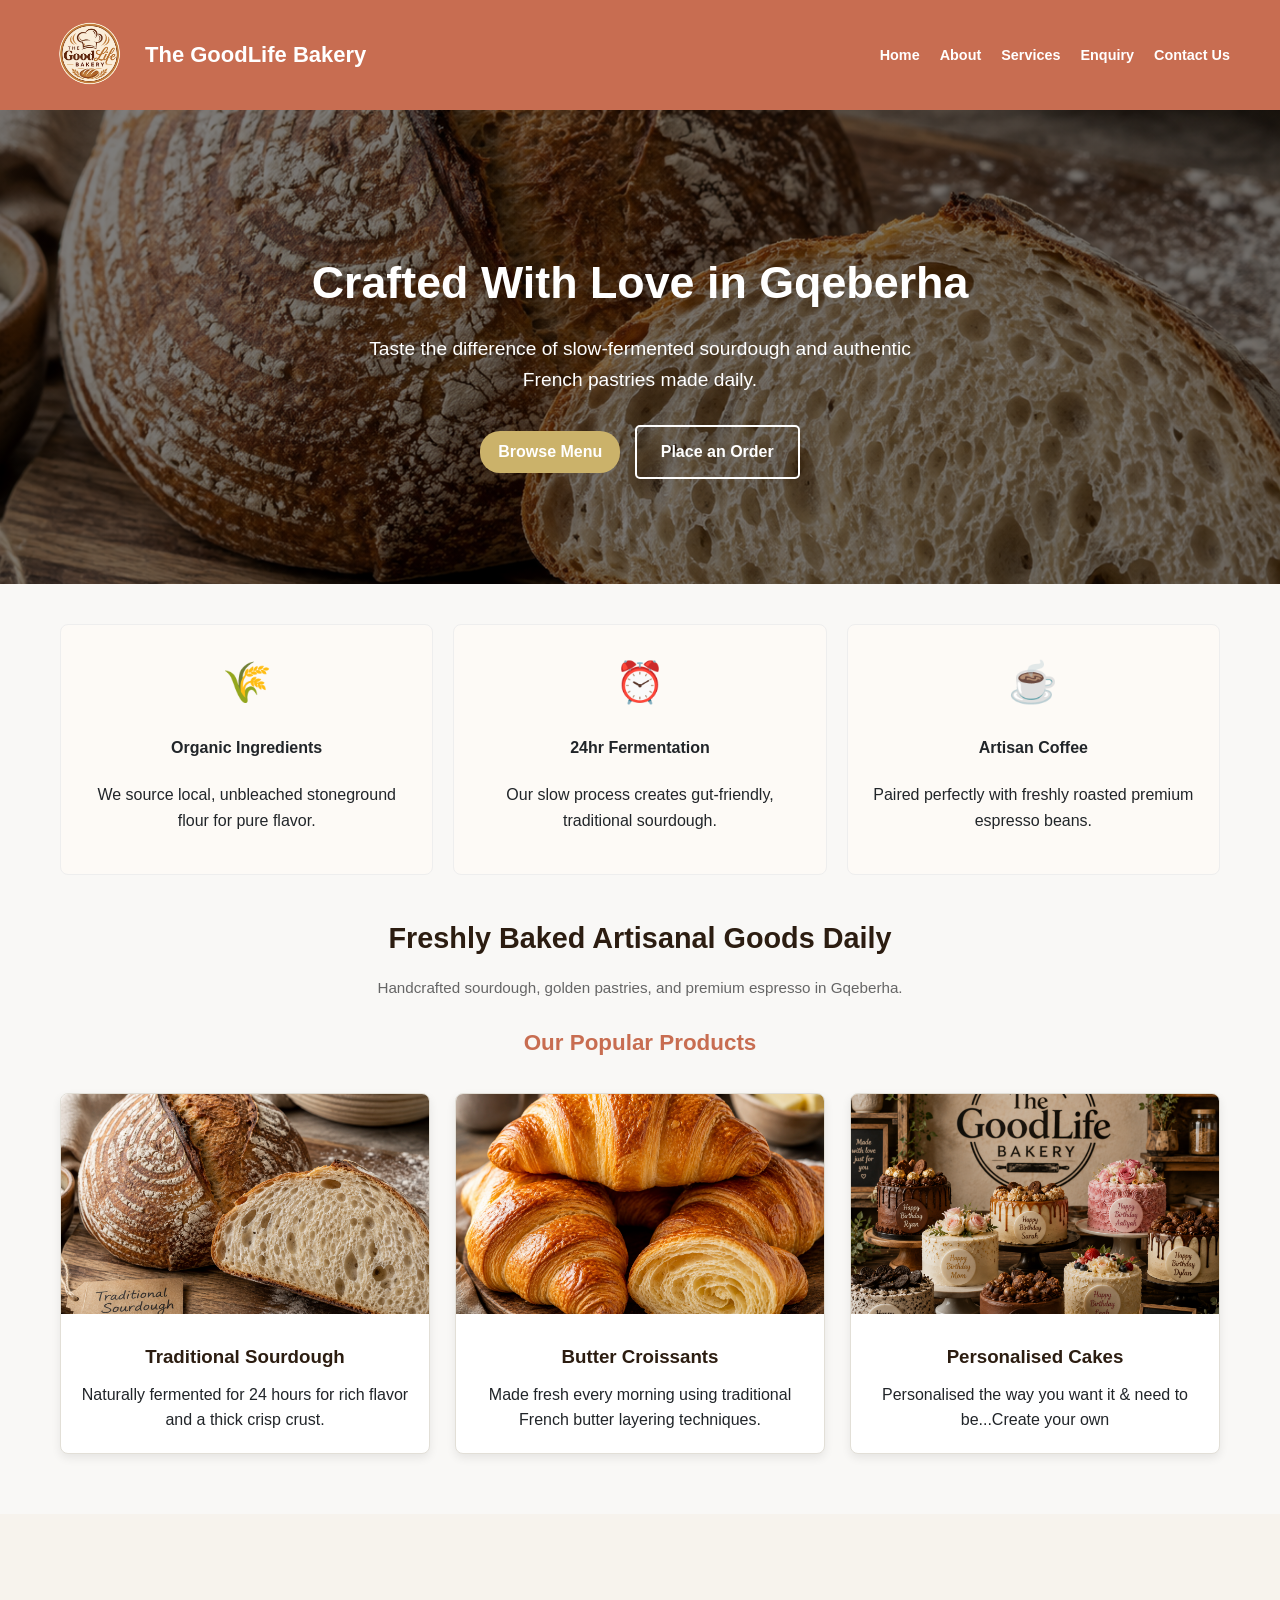
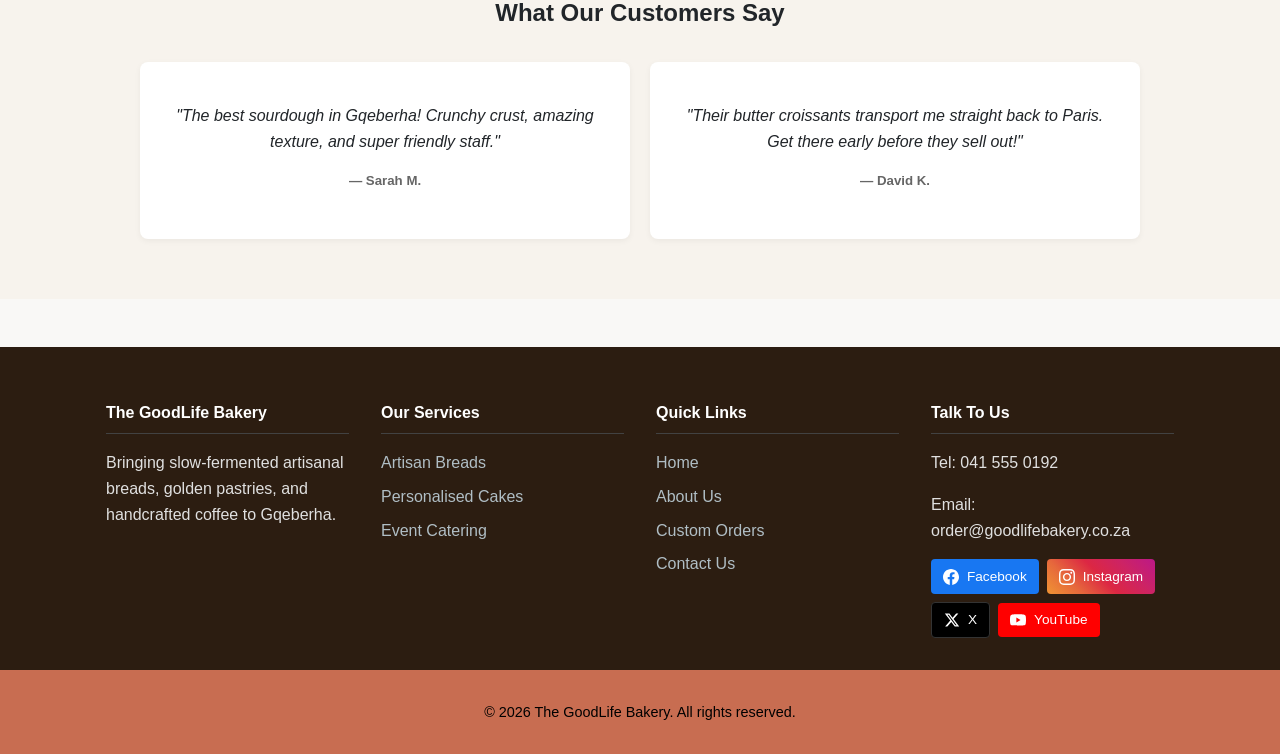
<file: index.html>
<!DOCTYPE html>
<html lang="en">
<head>
    <meta charset="UTF-8">
    <meta name="viewport" content="width=device-width, initial-scale=1.0">
    <link rel="stylesheet" href="./css/style.css">
    <title>The GoodLife Bakery | Home</title>
</head>
<body>
    <header class="site-header">
        <div class="logo">
            <img src="images/logo 1.png" alt="The GoodLife Bakery Logo" class="logo-img">
            <h2>The GoodLife Bakery</h2>
        </div>
        <nav class="navbar">
            <ul>
                <li><a href="./index.html">Home</a></li>
                <li><a href="./pages/about.html">About</a></li>
                <li><a href="./pages/services.html">Services</a></li>
                <li><a href="./pages/enquiry.html">Enquiry</a></li>
                <li><a href="./pages/contactus.html">Contact Us</a></li>
            </ul>
        </nav>
    </header>

    <main>
        <!-- NEW: Hero Banner -->
        <section class="hero-section">
            <div class="hero-content">
                <h1>Crafted With Love in Gqeberha</h1>
                <p>Taste the difference of slow-fermented sourdough and authentic French pastries made daily.</p>
                <div class="hero-buttons">
                    <a href="./pages/services.html" class="btn btn-primary">Browse Menu</a>
                    <a href="./pages/enquiry.html" class="btn btn-secondary">Place an Order</a>
                </div>
            </div>
        </section>

        <!-- NEW: Value Highlights Bar -->
        <section class="features-section">
            <div class="feature-item">
                <span class="feature-icon">🌾</span>
                <h4>Organic Ingredients</h4>
                <p>We source local, unbleached stoneground flour for pure flavor.</p>
            </div>
            <div class="feature-item">
                <span class="feature-icon">⏰</span>
                <h4>24hr Fermentation</h4>
                <p>Our slow process creates gut-friendly, traditional sourdough.</p>
            </div>
            <div class="feature-item">
                <span class="feature-icon">☕</span>
                <h4>Artisan Coffee</h4>
                <p>Paired perfectly with freshly roasted premium espresso beans.</p>
            </div>
        </section>

        <!-- Expanded Featured Products Grid -->
        <section class="featured-products-section">
            <div class="featured-header">
                <h2>Freshly Baked Artisanal Goods Daily</h2>
                <p>Handcrafted sourdough, golden pastries, and premium espresso in Gqeberha.</p>
                <h3>Our Popular Products</h3>
            </div>

            <div class="product-section">
                <div class="product-card">
                    <img src="images/Traditional Sourdough.png" alt="Traditional Sourdough">
                    <div class="product-info">
                        <h3>Traditional Sourdough</h3>
                        <p>Naturally fermented for 24 hours for rich flavor and a thick crisp crust.</p>
                    </div>
                </div>

                <div class="product-card">
                    <img src="images/Butter Croissants.png" alt="Butter Croissants">
                    <div class="product-info">
                        <h3>Butter Croissants</h3>
                        <p>Made fresh every morning using traditional French butter layering techniques.</p>
                    </div>
                </div>
                
                <div class="product-card">
                    <img src="images/Personalised Cakes.png" alt="Personalised Cakes">
                    <dic class="product-info">
                        <h3>Personalised Cakes</h3>
                        <p>Personalised the way you want it & need to be...Create your own</p>
                    </dic>
                </div>


               
            </div>
        </section>

        <!-- NEW: Testimonials Section -->
        <section class="testimonials-section">
            <h2>What Our Customers Say</h2>
            <div class="testimonials-grid">
                <div class="testimonial-card">
                    <p>"The best sourdough in Gqeberha! Crunchy crust, amazing texture, and super friendly staff."</p>
                    <h5>— Sarah M.</h5>
                </div>
                <div class="testimonial-card">
                    <p>"Their butter croissants transport me straight back to Paris. Get there early before they sell out!"</p>
                    <h5>— David K.</h5>
                </div>
            </div>
        </section>
    </main>

    <!-- FOOTER: 4 COLUMNS REQUIRED BY ICE TASK 4 -->
    <footer class="site-footer">
        <div class="footer-container">
            <div class="footer-col">
                <h4>The GoodLife Bakery</h4>
                <p>Bringing slow-fermented artisanal breads, golden pastries, and handcrafted coffee to Gqeberha.</p>
            </div>

            <div class="footer-col">
                <h4>Our Services</h4>
                <ul>
                    <li><a href="./pages/services.html">Artisan Breads</a></li>
                    <li><a href="./pages/services.html">Personalised Cakes</a></li>
                    <li><a href="./pages/enquiry.html">Event Catering</a></li>
                </ul>
            </div>

            <div class="footer-col">
                <h4>Quick Links</h4>
                <ul>
                    <li><a href="./index.html">Home</a></li>
                    <li><a href="./pages/about.html">About Us</a></li>
                    <li><a href="./pages/enquiry.html">Custom Orders</a></li>
                    <li><a href="./pages/contactus.html">Contact Us</a></li>
                </ul>
            </div>

            <div class="footer-col">
                <h4>Talk To Us</h4>
                <p>Tel: 041 555 0192</p>
                <p>Email: order@goodlifebakery.co.za</p>
                <div class="social-links">
                    <a href="https://facebook.com" target="_blank">Facebook</a>
                    <a href="https://instagram.com" target="_blank">Instagram</a>
                    <a href="https://x.com" target="_blank">X</a>
                    <a href="https://youtube.com" target="_blank">YouTube</a>
                </div>
            </div>
        </div>
        <div class="footer-bottom">
            <p>&copy; 2026 The GoodLife Bakery. All rights reserved.</p>
        </div>
    </footer>
</body>
</html>
</file>
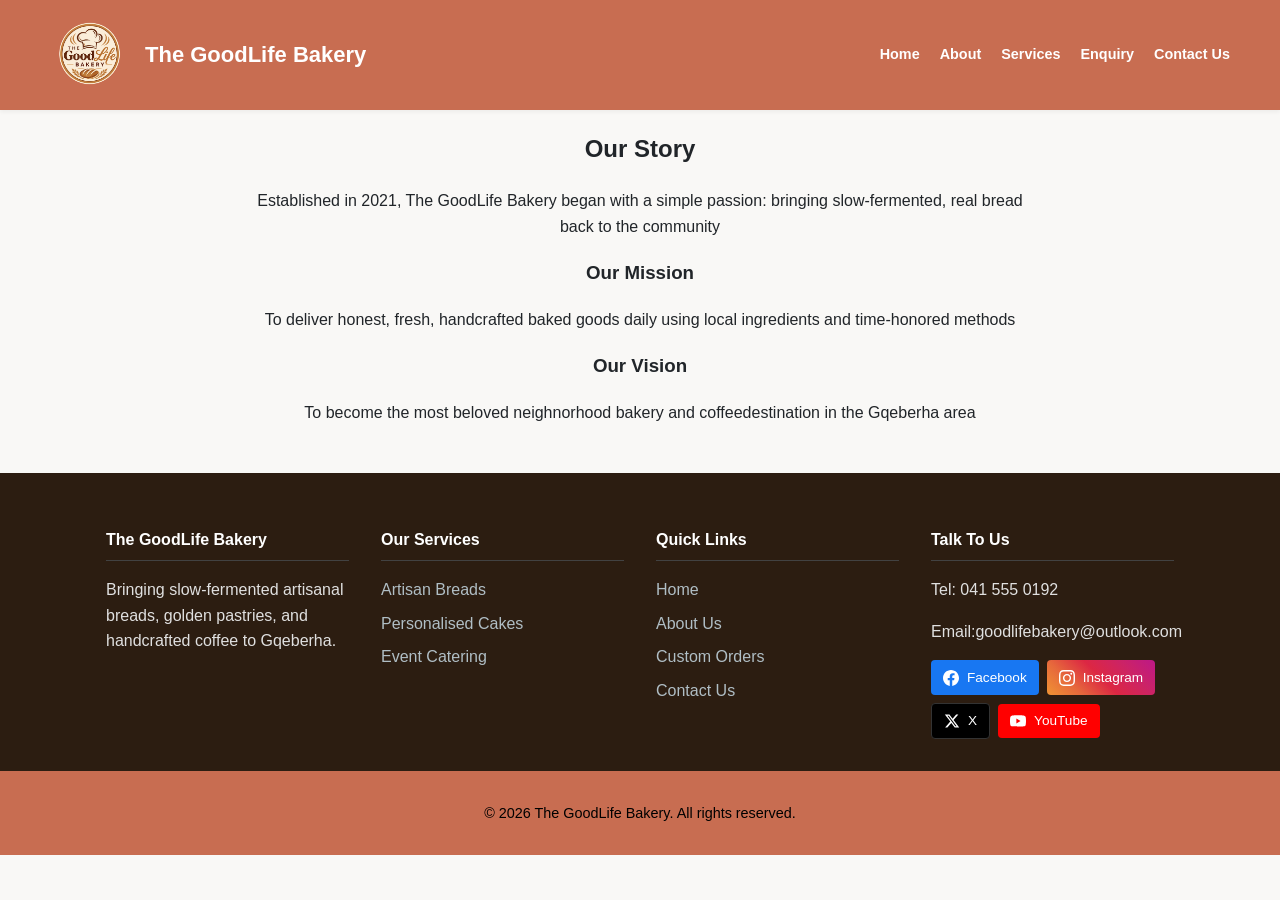
<file: pages/about.html>
<!DOCTYPE html>
<html lang="en">
<head>
    <meta charset="UTF-8">
    <meta name="viewport" content="width=device-width, initial-scale=1.0">
    <link rel="stylesheet" href="../css/style.css">
    <title>About</title>
</head>
<body>
  <header class="site-header">

    <div class="logo">
        <img src="../images/logo 1.png"
             alt="The GoodLife Bakery Logo"
             class="logo-img">

        <h2>The GoodLife Bakery</h2>
    </div>
        <nav class="navbar">
            <ul>
                <a href="../index.html">Home</a>
                <a href="./about.html">About</a>
                <a href="./services.html" >Services</a>
                <a href="./enquiry.html">Enquiry</a>
                <a href="./contactus.html">Contact Us</a>
            </ul>
            </nav>
        </div>
</header>


  <main>
    <section class="about-container">
        <h2>Our Story</h2>
        <p>Established in 2021, The GoodLife Bakery began with a simple passion: bringing slow-fermented, real bread back to the community</p>
        <h3>Our Mission</h3>
        <p>To deliver honest, fresh, handcrafted baked goods daily using local ingredients and time-honored methods</p>
        <h3>Our Vision</h3>
        <p>To become the most beloved neighnorhood bakery and coffeedestination in the Gqeberha area</p>
    </section>


    <footer class="site-footer">
        <div class="footer-container">
            <div class="footer-col">
                <h4>The GoodLife Bakery</h4>
                <p>Bringing slow-fermented artisanal breads, golden pastries, and handcrafted coffee to Gqeberha.</p>
            </div>

            <div class="footer-col">
                <h4>Our Services</h4>
                <ul>
                    <li><a href="services.html">Artisan Breads</a></li>
                    <li><a href="services.html">Personalised Cakes</a></li>
                    <li><a href="enquiry.html">Event Catering</a></li>
                </ul>
            </div>

            <div class="footer-col">
                <h4>Quick Links</h4>
                <ul>
                    <li><a href="../index.html">Home</a></li>
                    <li><a href="./about.html">About Us</a></li>
                    <li><a href="./enquiry.html">Custom Orders</a></li>
                    <li><a href="./contactus.html">Contact Us</a></li>
                </ul>
            </div>

            <div class="footer-col">
                <h4>Talk To Us</h4>
                <p>Tel: 041 555 0192</p>
                <p>Email:goodlifebakery@outlook.com</p>
                <div class="social-links">
                    <a href="https://facebook.com" target="_blank">Facebook</a>
                    <a href="https://instagram.com" target="_blank">Instagram</a>
                    <a href="https://x.com" target="_blank">X</a>
                    <a href="https://youtube.com" target="_blank">YouTube</a>
                </div>
            </div>
        </div>
        <div class="footer-bottom">
            <p>&copy; 2026 The GoodLife Bakery. All rights reserved.</p>
        </div>
    </footer>
</body>
</html>
</file>
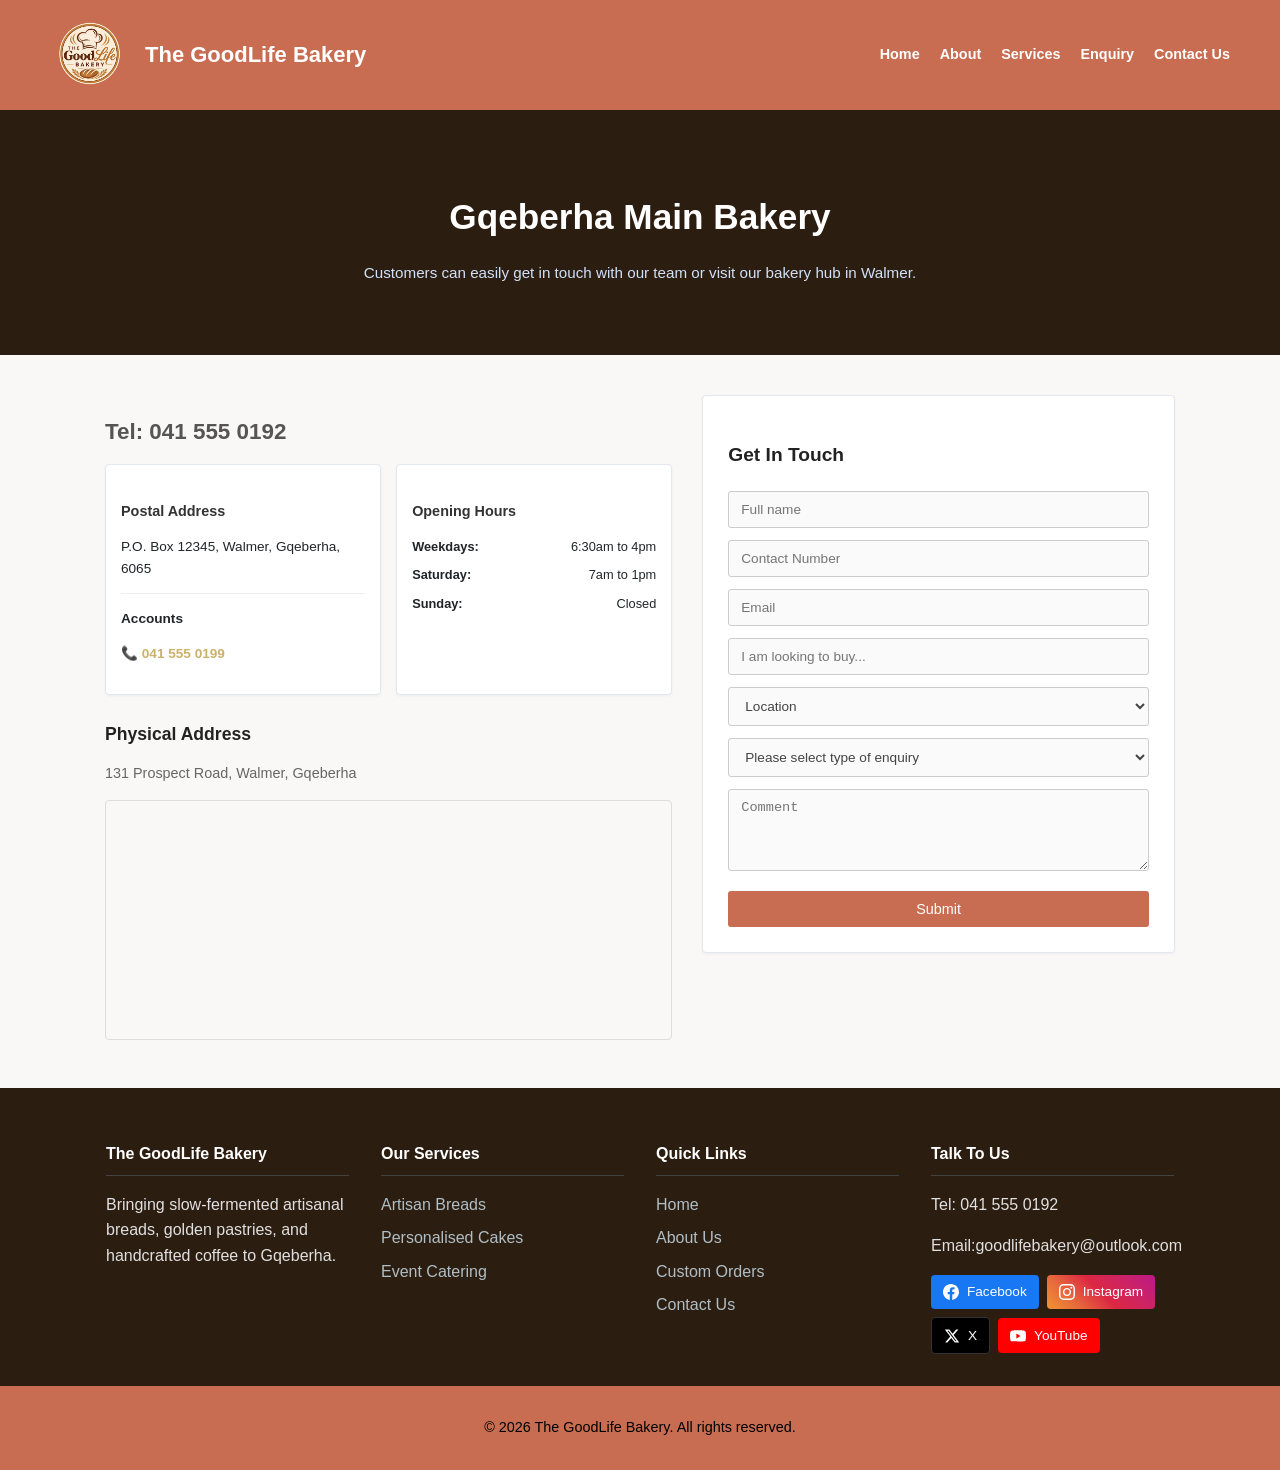
<file: pages/contactus.html>
<!DOCTYPE html>
<html lang="en">
<head>
    <meta charset="UTF-8">
    <meta name="viewport" content="width=device-width, initial-scale=1.0">
    <title>Contact Us</title>
     <link rel="stylesheet" href="../css/style.css">
</head>
<body>
  <header class="site-header">

    <div class="logo">
        <img src="../images/logo 1.png"
             alt="The GoodLife Bakery Logo"
             class="logo-img">

        <h2>The GoodLife Bakery</h2>
    </div>
        <nav class="navbar">
            <ul>
                <a href="../index.html">Home</a>
                <a href="./about.html">About</a>
                <a href="./services.html" >Services</a>
                <a href="./enquiry.html">Enquiry</a>
                <a href="./contactus.html">Contact Us</a>
            </ul>
            </nav>
        </div>
</header>

<!-- BLUE HERO SECTION -->
    <section class="hero-banner">
        <h1>Gqeberha Main Bakery</h1>
        <p>Customers can easily get in touch with our team or visit our bakery hub in Walmer.</p>
    </section>
 <!-- MAIN 2-COLUMN SECTION -->
    <main class="main-content">
        <div class="container-grid">

            <!-- LEFT COLUMN: Contact Details & Map -->
            <div class="col-left">
                <h2 class="tel-heading">Tel: 041 555 0192</h2>

                <div class="info-cards-row">
                    <!-- Postal Address Card -->
                    <div class="info-card">
                        <h4>Postal Address</h4>
                        <p>P.O. Box 12345, Walmer, Gqeberha, 6065</p>
                        <hr>
                        <p><strong>Accounts</strong></p>
                        <p class="phone-link">📞 041 555 0199</p>
                    </div>

                    <!-- Opening Hours Card -->
                    <div class="info-card">
                        <h4>Opening Hours</h4>
                        <table class="hours-table">
                            <tr>
                                <td><strong>Weekdays:</strong></td>
                                <td align="right">6:30am to 4pm</td>
                            </tr>
                            <tr>
                                <td><strong>Saturday:</strong></td>
                                <td align="right">7am to 1pm</td>
                            </tr>
                            <tr>
                                <td><strong>Sunday:</strong></td>
                                <td align="right">Closed</td>
                            </tr>
                        </table>
                    </div>
                </div>

                <!-- Physical Address & Map -->
                <div class="address-section">
                    <h3>Physical Address</h3>
                    <p class="address-text">131 Prospect Road, Walmer, Gqeberha</p>

                    <div class="map-box">
                        <iframe 
                            src="https://www.google.com/maps/embed?pb=!1m18!1m12!1m3!1d3309.123456789!2d25.5800!3d-33.9700!2m3!1f0!2f0!3f0!3m2!1i1024!2i768!4f13.1!3m3!1m2!1s0x0%3A0x0!2zMzPCsDU4JzEyLjAiUyAyNcKwMzQnNDguMCJF!5e0!3m2!1sen!2sza!4v1234567890" 
                            width="100%" 
                            height="230" 
                            style="border:0;" 
                            allowfullscreen="" 
                            loading="lazy">
                        </iframe>
                    </div>
                </div>
            </div>
<!-- RIGHT COLUMN: Form Card -->
            <div class="col-right">
                <div class="form-card">
                    <h3>Get In Touch</h3>
                    <form action="#" method="post">
                        <div class="form-group">
                            <input type="text" name="fullname" placeholder="Full name" required>
                        </div>

                        <div class="form-group">
                            <input type="tel" name="contact" placeholder="Contact Number" required>
                        </div>

                        <div class="form-group">
                            <input type="email" name="email" placeholder="Email" required>
                        </div>

                        <div class="form-group">
                            <input type="text" name="interest" placeholder="I am looking to buy..." required>
                        </div>

                        <div class="form-group">
                            <select name="location" required>
                                <option value="" disabled selected>Location</option>
                                <option value="walmer">Walmer Branch</option>
                                <option value="summerstrand">Summerstrand Express</option>
                            </select>
                        </div>

                        <div class="form-group">
                            <select name="enquiry_type" required>
                                <option value="" disabled selected>Please select type of enquiry</option>
                                <option value="bakery">Artisan Breads & Pastries</option>
                                <option value="cakes">Custom Cake Ordering</option>
                                <option value="catering">Event Catering</option>
                            </select>
                        </div>

                        <div class="form-group">
                            <textarea name="comment" rows="4" placeholder="Comment" required></textarea>
                        </div>

                        <button type="submit" class="btn-submit-form">Submit</button>
                    </form>
                </div>
            </div>

        </div>
    </main>

    </main>
   <!-- FOOTER: 4 COLUMNS REQUIRED BY ICE TASK 4 -->
    <footer class="site-footer">
        <div class="footer-container">
            <div class="footer-col">
                <h4>The GoodLife Bakery</h4>
                <p>Bringing slow-fermented artisanal breads, golden pastries, and handcrafted coffee to Gqeberha.</p>
            </div>

            <div class="footer-col">
                <h4>Our Services</h4>
                <ul>
                    <li><a href="services.html">Artisan Breads</a></li>
                    <li><a href="services.html">Personalised Cakes</a></li>
                    <li><a href="enquiry.html">Event Catering</a></li>
                </ul>
            </div>

            <div class="footer-col">
                <h4>Quick Links</h4>
                <ul>
                    <li><a href="../index.html">Home</a></li>
                    <li><a href="./about.html">About Us</a></li>
                    <li><a href="./enquiry.html">Custom Orders</a></li>
                    <li><a href="./contactus.html">Contact Us</a></li>
                </ul>
            </div>

            <div class="footer-col">
                <h4>Talk To Us</h4>
                <p>Tel: 041 555 0192</p>
                <p>Email:goodlifebakery@outlook.com</p>
                <div class="social-links">
                    <a href="https://facebook.com" target="_blank">Facebook</a>
                    <a href="https://instagram.com" target="_blank">Instagram</a>
                    <a href="https://x.com" target="_blank">X</a>
                    <a href="https://youtube.com" target="_blank">YouTube</a>
                </div>
            </div>
        </div>
        <div class="footer-bottom">
            <p>&copy; 2026 The GoodLife Bakery. All rights reserved.</p>
        </div>
    </footer>
</body>
</html>
</file>
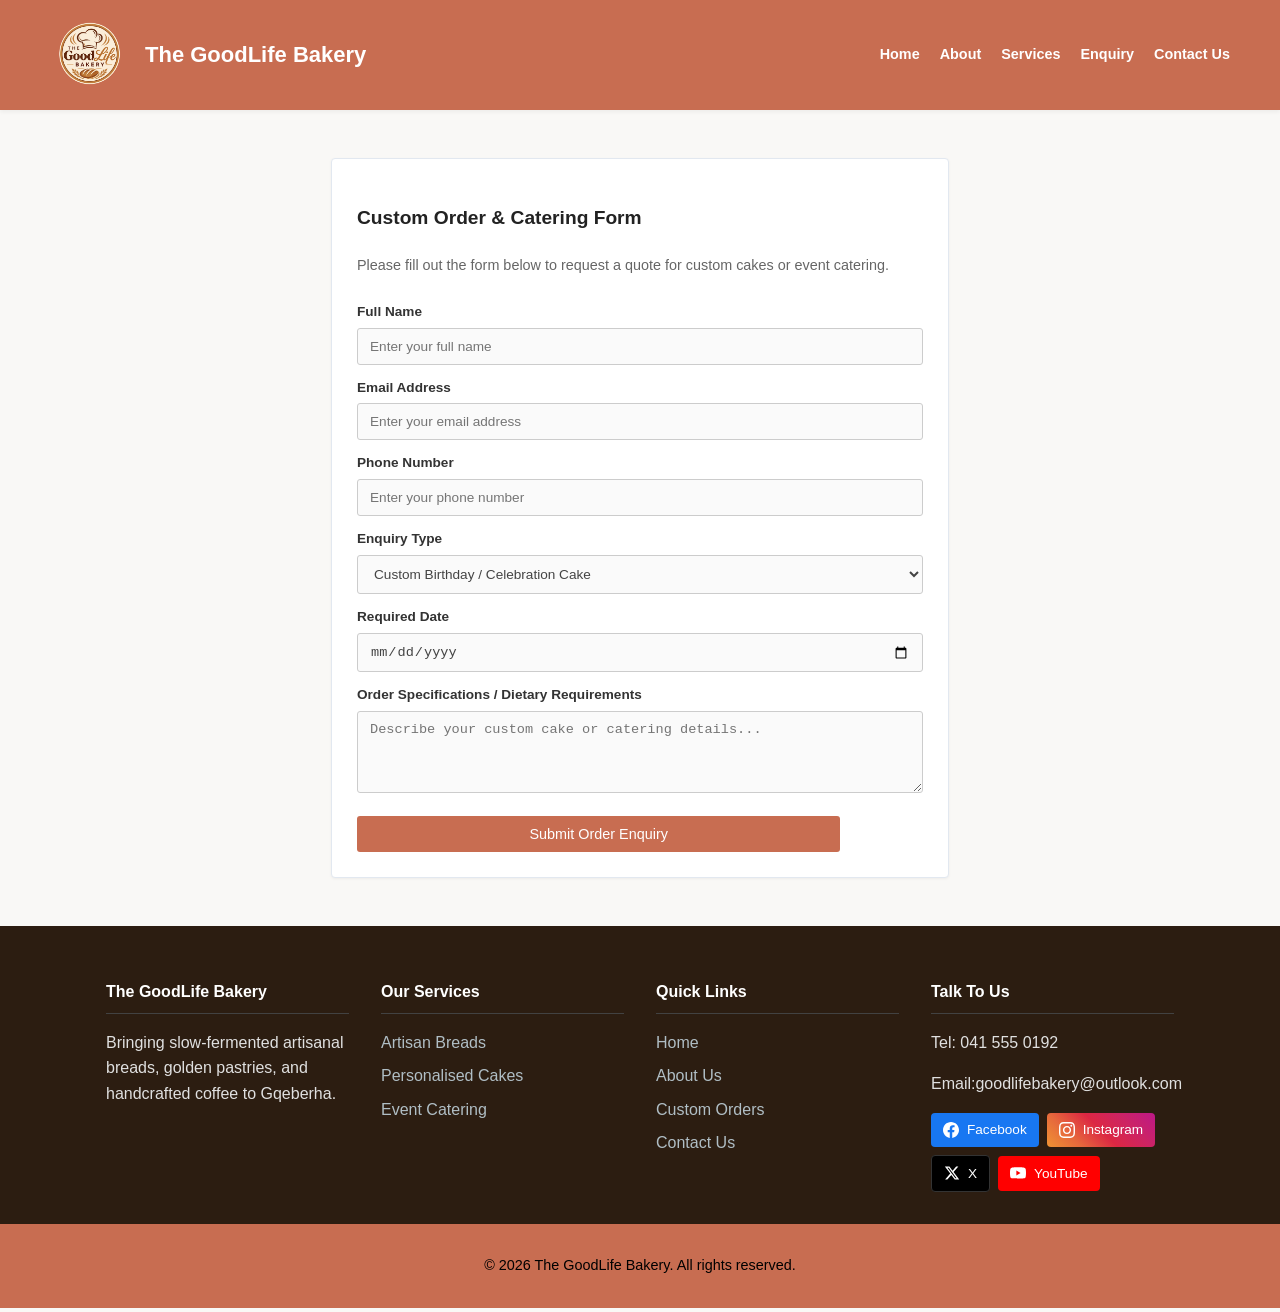
<file: pages/enquiry.html>
<!DOCTYPE html>
<html lang="en">
<head>
    <meta charset="UTF-8">
    <meta name="viewport" content="width=device-width, initial-scale=1.0">
    <link rel="stylesheet" href="../css/style.css">
    <title>Enquire</title>
</head>
<body>
  <header class="site-header">

     <div class="logo">
        <img src="../images/logo 1.png"
             alt="The GoodLife Bakery Logo"
             class="logo-img">

        <h2>The GoodLife Bakery</h2>
    </div>
        <nav class="navbar">
            <ul>
                <a href="../index.html">Home</a>
                <a href="./about.html">About</a>
                <a href="./services.html" >Services</a>
                <a href="./enquiry.html">Enquiry</a>
                <a href="./contactus.html">Contact Us</a>
            </ul>
            </nav>
        </div>
</header>


  <main>

        <section class="form-container">
  <div class="form-card">
    <h3>Custom Order & Catering Form</h3>
    <p class="form-intro">Please fill out the form below to request a quote for custom cakes or event catering.</p>
    
    <form>
      <div class="form-group">
        <label for="name">Full Name</label>
        <input type="text" id="name" placeholder="Enter your full name" required>
      </div>

      <div class="form-group">
        <label for="email">Email Address</label>
        <input type="email" id="email" placeholder="Enter your email address" required>
      </div>

      <div class="form-group">
        <label for="phone">Phone Number</label>
        <input type="tel" id="phone" placeholder="Enter your phone number">
      </div>

      <div class="form-group">
        <label for="enquiry">Enquiry Type</label>
        <select id="enquiry">
          <option>Custom Birthday / Celebration Cake</option>
          <option>Wedding Cake</option>
          <option>Event Catering</option>
          <option>Corporate Order</option>
        </select>
      </div>

      <div class="form-group">
        <label for="date">Required Date</label>
        <input type="date" id="date">
      </div>

      <div class="form-group">
        <label for="details">Order Specifications / Dietary Requirements</label>
        <textarea id="details" rows="4" placeholder="Describe your custom cake or catering details..."></textarea>
      </div>

      <div class="button-group">
        <button type="submit" class="btn-submit-form">Submit Order Enquiry</button>
        <button type="reset" class="btn-secondary">Clear Form</button>
      </div>
    </form>
  </div>
</section>
  </main>

    <footer class="site-footer">
        <div class="footer-container">
            <div class="footer-col">
                <h4>The GoodLife Bakery</h4>
                <p>Bringing slow-fermented artisanal breads, golden pastries, and handcrafted coffee to Gqeberha.</p>
            </div>

            <div class="footer-col">
                <h4>Our Services</h4>
                <ul>
                    <li><a href="services.html">Artisan Breads</a></li>
                    <li><a href="services.html">Personalised Cakes</a></li>
                    <li><a href="enquiry.html">Event Catering</a></li>
                </ul>
            </div>

            <div class="footer-col">
                <h4>Quick Links</h4>
                <ul>
                    <li><a href="../index.html">Home</a></li>
                    <li><a href="./about.html">About Us</a></li>
                    <li><a href="./enquiry.html">Custom Orders</a></li>
                    <li><a href="./contactus.html">Contact Us</a></li>
                </ul>
            </div>

            <div class="footer-col">
                <h4>Talk To Us</h4>
                <p>Tel: 041 555 0192</p>
                <p>Email:goodlifebakery@outlook.com</p>
                <div class="social-links">
                    <a href="https://facebook.com" target="_blank">Facebook</a>
                    <a href="https://instagram.com" target="_blank">Instagram</a>
                    <a href="https://x.com" target="_blank">X</a>
                    <a href="https://youtube.com" target="_blank">YouTube</a>
                </div>
            </div>
        </div>
        <div class="footer-bottom">
            <p>&copy; 2026 The GoodLife Bakery. All rights reserved.</p>
        </div>
    </footer>
</body>
</html>
</file>
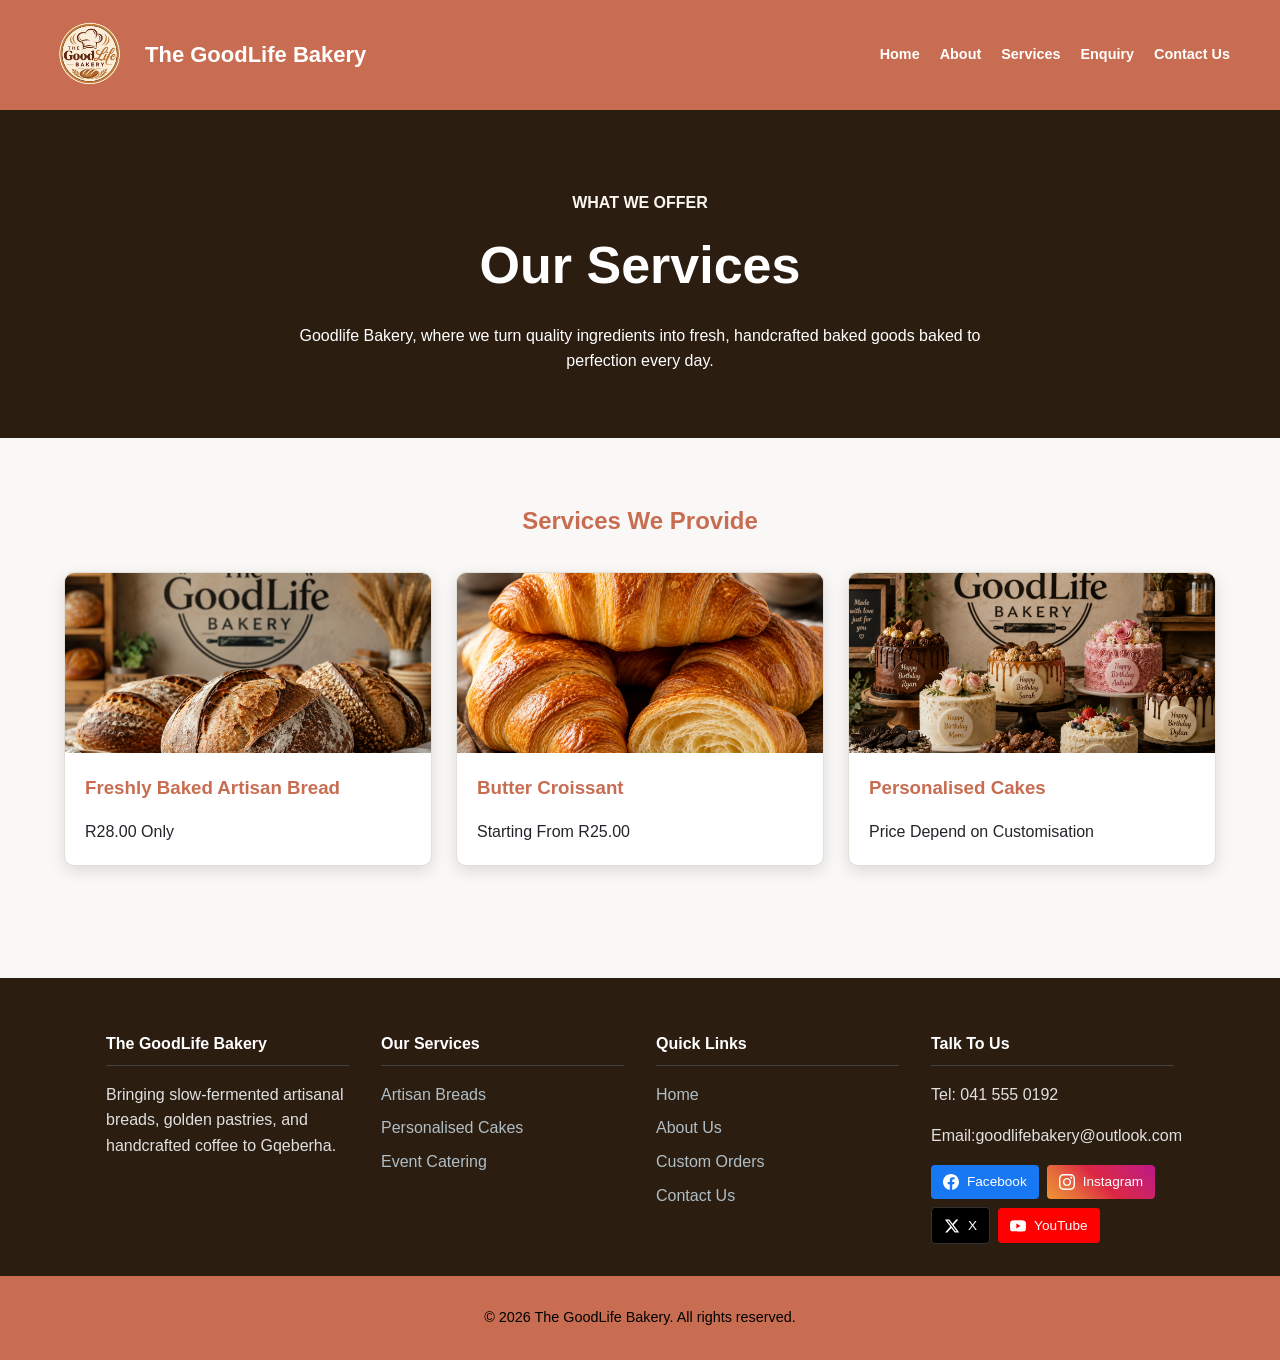
<file: pages/services.html>
<!DOCTYPE html>
<html lang="en">
<head>
    <meta charset="UTF-8">
    <meta name="viewport" content="width=device-width, initial-scale=1.0">
     <link rel="stylesheet" href="../css/style.css">
    <title>Services</title>
</head>

<body>
  <header class="site-header">

     <div class="logo">
        <img src="../images/logo 1.png"
             alt="The GoodLife Bakery Logo"
             class="logo-img">

        <h2>The GoodLife Bakery</h2>
    </div>
        <nav class="navbar">
            <ul>
                <a href="../index.html">Home</a>
                <a href="./about.html">About</a>
                <a href="./services.html" >Services</a>
                <a href="./enquiry.html">Enquiry</a>
                <a href="./contactus.html">Contact Us</a>
            </ul>
            </nav>
        </div>
</header>

  <main>
    <section class="page-header">
            <div class="container">
                <p class="eyebrow">What we offer</p>
                <h1>Our Services</h1>
                <p class="page-introduction">
                    Goodlife Bakery, where we turn quality ingredients into fresh, 
                    handcrafted baked goods baked to perfection every day.
                </p>
            </div>
        </section>

        <section class="services-section" aria-labelledby="services-heading">
            <div class="container">
              <h2 id="services-heading" class="section-heading">Services We Provide</h2>
              <div class="services-grid">

                  <!-- Service Card 1 -->
                    <article class="service-card">
                        <img class="service-image" src="../images/Artisan bread.png"
                             alt="Freshly Baked Artisan Bread">
                        <div class="service-content">
                            <h3>Freshly Baked Artisan Bread</h3>
                            <p>R28.00 Only</p>
                        </div>
                    </article>

                    <!-- Service Card 2 -->
                      <article class="service-card">
                        <img class="service-image" src="../images/Butter Croissants.png"
                             alt="Describe the second service image">
                        <div class="service-content">
                            <h3>Butter Croissant</h3>
                            <p>Starting From R25.00</p>
                        </div>
                    </article>

                    <!-- Service Card 3 -->
                     <article class="service-card">
                        <img class="service-image" src="../images/Personalised Cakes.png"
                             alt="Describe the third service image">
                        <div class="service-content">
                            <h3>Personalised Cakes</h3>
                            <p>Price Depend on Customisation </p>
                        </div>
                    </article>
                </div>
            </div>
         </section>
    </main>
  <!-- FOOTER: 4 COLUMNS REQUIRED BY ICE TASK 4 -->
    <footer class="site-footer">
        <div class="footer-container">
            <div class="footer-col">
                <h4>The GoodLife Bakery</h4>
                <p>Bringing slow-fermented artisanal breads, golden pastries, and handcrafted coffee to Gqeberha.</p>
            </div>

            <div class="footer-col">
                <h4>Our Services</h4>
                <ul>
                    <li><a href="services.html">Artisan Breads</a></li>
                    <li><a href="services.html">Personalised Cakes</a></li>
                    <li><a href="enquiry.html">Event Catering</a></li>
                </ul>
            </div>
            <div class="footer-col">
                <h4>Quick Links</h4>
                 <ul>
                    <li><a href="../index.html">Home</a></li>
                    <li><a href="./about.html">About Us</a></li>
                    <li><a href="./enquiry.html">Custom Orders</a></li>
                    <li><a href="./contactus.html">Contact Us</a></li>
                </ul>
            </div>
            <div class="footer-col">
                <h4>Talk To Us</h4>
                <p>Tel: 041 555 0192</p>
                <p>Email:goodlifebakery@outlook.com</p>
                <div class="social-links">
                    <a href="https://facebook.com" target="_blank">Facebook</a>
                    <a href="https://instagram.com" target="_blank">Instagram</a>
                    <a href="https://x.com" target="_blank">X</a>
                    <a href="https://youtube.com" target="_blank">YouTube</a>
                </div>
            </div>
        </div>
        <div class="footer-bottom">
            <p>&copy; 2026 The GoodLife Bakery. All rights reserved.</p>
        </div>
    </footer>
</body>
</html>
</file>
<file: css/style.css>
/* 1. VARIABLES, RESETS & BASE STYLES */

:root {
    --primary: #c86d51;       /* Main brand accent color */
    --primary-dark: #2c1d11;  /* Dark background color */
    --accent: #faf6f0;        /* Light highlight color */
    --background: #f9f8f6;    /* Page background color */
    --surface: #ffffff;       /* Card background color */
    --text: #212529;          /* Default text color */
    --border: #e2dfd7;        /* Border color */
}

* {
    box-sizing: border-box;
}

body {
    margin: 0;
    background-color: var(--background);
    color: var(--text);
    font-family: Arial, Helvetica, sans-serif;
    font-size: 16px;
    line-height: 1.6;
}

.container {
    width: min(90%, 1200px);
    margin-inline: auto;
}

a {
    text-decoration: none;
    transition: 0.25s ease;
}

/* Base Buttons */
.btn {
    display: inline-block;
    padding: 12px 24px;
    border-radius: 5px;
    text-decoration: none;
    font-weight: bold;
    margin: 5px;
}

.btn-primary {
    background-color: #cbb26a;
    color: #ffffff !important;
    padding: 8px 18px;
    border-radius: 20px;
}

/* Light border button for dark backgrounds */
.btn-secondary {
    background-color: transparent;
    border: 2px solid #ffffff;
    color: #ffffff;
}

/* Dark border button for light backgrounds/forms */
.btn-secondary-alt {
    background-color: transparent;
    color: #666666;
    border: 1px solid #cccccc;
    padding: 10px;
    border-radius: 3px;
    font-size: 0.9rem;
    cursor: pointer;
    transition: background-color 0.2s ease;
}

.btn-secondary-alt:hover {
    background-color: #eeeeee;
}


/* 2. HEADER & NAVIGATION */

.site-header {
    background-color: #c86d51;
    display: flex;
    justify-content: space-between;
    align-items: center;
    padding: 15px 50px;
    box-shadow: 0 2px 4px rgba(0, 0, 0, 0.05);
}

.logo {
    display: flex;
    align-items: center;
    gap: 15px;
}

.logo-img {
    width: 80px;
    height: 80px;
    object-fit: contain;
    display: block;
}

.logo h2 {
    color: #ffffff;
    font-weight: bold;
    font-size: 22px;
    margin: 0;
}

.navbar ul {
    display: flex;
    list-style: none;
    align-items: center;
    gap: 20px;
    margin: 0;
    padding: 0;
}

.navbar a {
    text-decoration: none;
    color: hsl(0, 0%, 100%);
    font-size: 0.9rem;
    font-weight: 600;
}


/* 3. HERO BANNERS & PAGE HEADERS */

.hero-banner {
    background-color: #2c1d11;
    color: #ffffff;
    text-align: center;
    padding: 50px 20px;
}

.hero-banner h1 {
    font-size: 2.2rem;
    margin-bottom: 10px;
}

.hero-banner p {
    font-size: 0.95rem;
    margin-bottom: 20px;
    color: #d0e1f9;
}

.btn-hero {
    display: inline-block;
    border: 1.5px solid #ffffff;
    color: #ffffff;
    text-decoration: none;
    padding: 8px 22px;
    border-radius: 20px;
    font-size: 0.85rem;
    font-weight: bold;
}

.hero-section {
    background: linear-gradient(rgba(0, 0, 0, 0.5), rgba(0, 0, 0, 0.5)), url('../images/Traditional\ Sourdough.png') center/cover no-repeat;
    color: #ffffff;
    text-align: center;
    padding: 100px 20px;
}

.hero-content h1 {
    font-size: 2.8rem;
    margin-bottom: 15px;
}

.hero-content p {
    font-size: 1.2rem;
    max-width: 600px;
    margin: 0 auto 25px auto;
}

.page-header {
    padding: 4rem 0;
    background-color: var(--primary-dark);
    color: #ffffff;
    text-align: center;
}

.eyebrow {
    margin-bottom: 0.5rem;
    color: var(--accent);
    font-weight: bold;
    text-transform: uppercase;
}

.page-header h1 {
    margin: 0 0 1rem;
    font-size: clamp(2rem, 5vw, 3.25rem);
}

.page-introduction {
    max-width: 700px;
    margin: 0 auto;
}


/* 4. LAYOUT, SECTIONS & ABOUT */

.main-content {
    max-width: 1100px;
    margin: 40px auto;
    padding: 0 15px;
}

.container-grid {
    display: flex;
    gap: 30px;
    flex-wrap: wrap;
}

.col-left {
    flex: 1.2;
    min-width: 320px;
}

.col-right {
    flex: 1;
    min-width: 320px;
}

.tel-heading {
    color: #555555;
    font-size: 1.4rem;
    margin-bottom: 15px;
}

.about-section {
    text-align: center;
}

.about-container {
    max-width: 800px;
    margin: 0 auto;
    text-align: center;
}

.about-container h2,
.about-container h3,
.about-container h4 {
    text-align: center;
}

.address-section h3 {
    font-size: 1.1rem;
    margin-bottom: 5px;
    color: #222222;
}

.address-text {
    font-size: 0.9rem;
    color: #666666;
    margin-bottom: 15px;
}

.map-box {
    border: 1px solid #dddddd;
    border-radius: 4px;
    overflow: hidden;
}


/* 5. CARDS, SERVICES & FEATURED PRODUCTS */

.info-cards-row {
    display: flex;
    gap: 15px;
    margin-bottom: 25px;
}

.info-card {
    flex: 1;
    background: #ffffff;
    border: 1px solid #e2e8f0;
    border-radius: 4px;
    padding: 15px;
    font-size: 0.85rem;
    box-shadow: 0 1px 3px rgba(0, 0, 0, 0.05);
}

.info-card h4 {
    margin-bottom: 10px;
    font-size: 0.9rem;
    color: #333333;
}

.info-card hr {
    margin: 10px 0;
    border: 0;
    border-top: 1px solid #eeeeee;
}

.phone-link {
    color: #cbb26a;
    font-weight: bold;
    margin-top: 4px;
}

.hours-table {
    width: 100%;
    font-size: 0.8rem;
    border-collapse: collapse;
}

.hours-table td {
    padding: 4px 0;
}

.services-section {
    padding: 4rem 0;
}

.section-heading {
    margin: 0 0 2rem;
    color: var(--primary);
    text-align: center;
}

.services-grid {
    display: grid;
    grid-template-columns: repeat(3, 1fr);
    gap: 1.5rem;
}

.service-card {
    overflow: hidden;
    background-color: var(--surface);
    border: 1px solid var(--border);
    border-radius: 10px;
    box-shadow: 0 5px 15px rgba(0, 0, 0, 0.12);
    transition: transform 0.25s ease;
}

.service-card:hover {
    transform: translateY(-5px);
}

.service-image {
    display: block;
    width: 100%;
    height: 180px;
    object-fit: cover;
}

.service-content {
    padding: 1.25rem;
}

.service-content h3 {
    margin: 0 0 0.5rem;
    color: var(--primary);
}

.service-content p {
    margin-bottom: 0;
}

.featured-header {
    max-width: 550px;
    margin: 0 auto 2rem;
    text-align: center;
}

.featured-header h2 {
    font-size: 1.8rem;
    color: var(--primary-dark, #2c1d11);
    margin-bottom: 0.5rem;
}

.featured-header p {
    color: #666666;
    font-size: 0.95rem;
    margin-bottom: 1.5rem;
}

.featured-header h3 {
    font-size: 1.4rem;
    color: var(--primary, #c86d51);
    margin-top: 1rem;
}

.featured-products-section {
    max-width: 1200px;
    margin: 40px auto;
    padding: 0 20px;
}

/* Consolidated Responsive Product Grid */
.product-section {
    display: grid;
    grid-template-columns: repeat(auto-fit, minmax(280px, 1fr));
    gap: 25px;
    max-width: 1200px;
    margin: 0 auto;
}

.product-card {
    background-color: #ffffff;
    border: 1px solid var(--border, #e2dfd7);
    border-radius: 8px;
    overflow: hidden;
    box-shadow: 0 4px 10px rgba(0, 0, 0, 0.08);
    display: flex;
    flex-direction: column;
    text-align: center;
}

.product-card img {
    width: 100%;
    height: 220px;
    object-fit: cover;
}

.product-info {
    padding: 20px;
}

.product-card h3 {
    margin-top: 0.5rem;
    margin-bottom: 10px;
    color: var(--primary-dark, #2c1d11);
}

.product-card p {
    margin: 0;
    color: var(--text, #212529);
}

.price {
    display: block;
    font-weight: bold;
    color: #d97706;
    font-size: 1.1rem;
    margin-top: 10px;
}

.features-section {
    display: grid;
    grid-template-columns: repeat(auto-fit, minmax(250px, 1fr));
    gap: 20px;
    max-width: 1200px;
    margin: 40px auto;
    padding: 0 20px;
    text-align: center;
}

.feature-item {
    background: #fdfaf6;
    padding: 25px;
    border-radius: 8px;
    border: 1px solid #eeeeee;
}

.feature-icon {
    font-size: 2.5rem;
    display: block;
    margin-bottom: 10px;
}

.testimonials-section {
    background-color: #f7f3ed;
    text-align: center;
    padding: 60px 20px;
    margin-top: 60px;
}

.testimonials-grid {
    display: grid;
    grid-template-columns: repeat(auto-fit, minmax(300px, 1fr));
    gap: 20px;
    max-width: 1000px;
    margin: 30px auto 0 auto;
}

.testimonial-card {
    background: #ffffff;
    padding: 25px;
    border-radius: 8px;
    font-style: italic;
    box-shadow: 0 2px 6px rgba(0, 0, 0, 0.05);
}

.testimonial-card h5 {
    margin-top: 15px;
    font-style: normal;
    color: #666666;
}


/* 6. FORMS */

.form-card {
    background: #ffffff;
    border: 1px solid #e2e8f0;
    border-radius: 4px;
    padding: 25px;
    box-shadow: 0 1px 3px rgba(0, 0, 0, 0.05);
}

.form-card h3 {
    margin-bottom: 20px;
    font-size: 1.2rem;
    color: #222222;
}

.form-group {
    margin-bottom: 12px;
}

.form-group label {
    display: block;
    font-size: 0.85rem;
    font-weight: 600;
    margin-bottom: 5px;
    color: #333333;
}

.form-group input, 
.form-group select, 
.form-group textarea {
    width: 100%;
    padding: 10px 12px;
    border: 1px solid #cccccc;
    border-radius: 3px;
    font-size: 0.85rem;
    color: #444444;
    background-color: #fafafa;
}

.form-group input:focus, 
.form-group select:focus, 
.form-group textarea:focus {
    outline: none;
    border-color: #002b66;
    background-color: #ffffff;
}

.btn-submit-form {
    width: 100%;
    background-color: #c86d51;
    color: #ffffff;
    border: none;
    padding: 10px;
    border-radius: 3px;
    font-size: 0.9rem;
    cursor: pointer;
}

.btn-submit-form:hover {
    background-color: #001f4d;
}

.form-container {
    max-width: 650px;
    margin: 3rem auto;
    padding: 0 1rem;
}

.form-intro {
    font-size: 0.9rem;
    color: #666666;
    margin-bottom: 1.5rem;
}

.button-group {
    display: flex;
    gap: 10px;
    margin-top: 15px;
}


/* 7. FOOTER & SOCIAL LINKS */

.site-footer {
    background-color: #2c1d11;
    color: #e0e0e0;
    padding-top: 2rem;
    margin-top: 3rem;
}

.footer-container {
    display: flex;
    flex-wrap: wrap;
    max-width: 1100px;
    margin: 0 auto;
    padding: 0 1rem 2rem 1rem;
    gap: 2rem;
}

.footer-col {
    flex: 1;
    min-width: 220px;
}

.footer-col h4 {
    color: #ffffff;
    margin-bottom: 1rem;
    border-bottom: 1px solid #424242;
    padding-bottom: 0.5rem;
}

.footer-col ul {
    list-style: none;
    padding: 0;
    margin: 0;
}

.footer-col ul li {
    margin-bottom: 0.5rem;
}

.footer-col a {
    color: #b0bec5;
    text-decoration: none;
}

.footer-col a:hover {
    color: #ffffff;
    text-decoration: underline;
}

.social-links {
    display: flex;
    gap: 0.5rem;
    margin-top: 0.8rem;
    flex-wrap: wrap;
    align-items: center;
}

.social-links a {
    display: inline-flex;
    align-items: center;
    gap: 8px;
    color: #ffffff;
    padding: 0.4rem 0.75rem;
    border-radius: 4px;
    font-size: 0.85rem;
    text-decoration: none;
    font-weight: 500;
    transition: transform 0.2s ease, opacity 0.2s ease;
}

.social-links a:hover {
    text-decoration: none;
    opacity: 0.9;
    transform: translateY(-1px);
}

.social-links a::before {
    content: "";
    display: inline-block;
    width: 16px;
    height: 16px;
    background-size: contain;
    background-repeat: no-repeat;
    background-position: center;
}

.social-links a[href*="facebook.com"] {
    background-color: #1877f2;
}
.social-links a[href*="facebook.com"]::before {
    background-image: url('data:image/svg+xml;utf8,<svg xmlns="http://www.w3.org/2000/svg" viewBox="0 0 24 24" fill="%23ffffff"><path d="M24 12.073c0-6.627-5.373-12-12-12s-12 5.373-12 12c0 5.99 4.388 10.954 10.125 11.854v-8.385H7.078v-3.47h3.047V9.43c0-3.007 1.792-4.669 4.533-4.669 1.312 0 2.686.235 2.686.235v2.953H15.83c-1.491 0-1.956.925-1.956 1.874v2.25h3.328l-.532 3.47h-2.796v8.385C19.612 23.027 24 18.062 24 12.073z"/></svg>');
}

.social-links a[href*="instagram.com"] {
    background: linear-gradient(45deg, #f09433 0%, #e6683c 25%, #dc2743 50%, #cc2366 75%, #bc1888 100%);
}
.social-links a[href*="instagram.com"]::before {
    background-image: url('data:image/svg+xml;utf8,<svg xmlns="http://www.w3.org/2000/svg" viewBox="0 0 24 24" fill="%23ffffff"><path d="M12 2.163c3.204 0 3.584.012 4.85.07 3.252.148 4.771 1.691 4.919 4.919.058 1.265.069 1.645.069 4.849 0 3.205-.012 3.584-.069 4.849-.149 3.225-1.664 4.771-4.919 4.919-1.266.058-1.644.07-4.85.07-3.204 0-3.584-.012-4.849-.07-3.26-.149-4.771-1.699-4.919-4.92-.058-1.265-.07-1.644-.07-4.849 0-3.204.013-3.583.07-4.849.149-3.227 1.664-4.771 4.919-4.919 1.266-.057 1.645-.069 4.849-.069zm0-2.163c-3.259 0-3.667.014-4.947.072-4.358.2-6.78 2.618-6.98 6.98-.059 1.281-.073 1.689-.073 4.948 0 3.259.014 3.668.072 4.948.2 4.358 2.618 6.78 6.98 6.98 1.281.058 1.689.072 4.948.072 3.259 0 3.668-.014 4.948-.072 4.354-.2 6.782-2.618 6.979-6.98.059-1.28.073-1.689.073-4.948 0-3.259-.014-3.667-.072-4.947-.196-4.354-2.617-6.78-6.979-6.98-1.281-.059-1.69-.073-4.949-.073zm0 5.838c-3.403 0-6.162 2.759-6.162 6.162s2.759 6.163 6.162 6.163 6.162-2.759 6.162-6.163c0-3.403-2.759-6.162-6.162-6.162zm0 10.162c-2.209 0-4-1.79-4-4 0-2.209 1.791-4 4-4s4 1.791 4 4c0 2.21-1.791 4-4 4zm6.406-11.845c-.796 0-1.441.645-1.441 1.44s.645 1.44 1.441 1.44c.795 0 1.439-.645 1.439-1.44s-.644-1.44-1.439-1.44z"/></svg>');
}

.social-links a[href*="x.com"],
.social-links a[href*="twitter.com"] {
    background-color: #000000;
    border: 1px solid #333333;
}
.social-links a[href*="x.com"]::before,
.social-links a[href*="twitter.com"]::before {
    background-image: url('data:image/svg+xml;utf8,<svg xmlns="http://www.w3.org/2000/svg" viewBox="0 0 24 24" fill="%23ffffff"><path d="M18.244 2.25h3.308l-7.227 8.26 8.502 11.24H16.17l-5.214-6.817L4.99 21.75H1.68l7.73-8.835L1.254 2.25H8.08l4.713 6.231zm-1.161 17.52h1.833L7.084 4.126H5.117z"/></svg>');
}

.social-links a[href*="youtube.com"] {
    background-color: #ff0000;
}
.social-links a[href*="youtube.com"]::before {
    background-image: url('data:image/svg+xml;utf8,<svg xmlns="http://www.w3.org/2000/svg" viewBox="0 0 24 24" fill="%23ffffff"><path d="M23.498 6.186a3.016 3.016 0 0 0-2.122-2.136C19.505 3.545 12 3.545 12 3.545s-7.505 0-9.377.505A3.017 3.017 0 0 0 .502 6.186C0 8.07 0 12 0 12s0 3.93.502 5.814a3.016 3.016 0 0 0 2.122 2.136c1.871.505 9.376.505 9.376.505s7.505 0 9.377-.505a3.015 3.015 0 0 0 2.122-2.136C24 15.93 24 12 24 12s0-3.93-.502-5.814zM9.545 15.568V8.432L15.818 12l-6.273 3.568z"/></svg>');
}

.footer-bottom {
    background-color: #c86d51;
    text-align: center;
    padding: 1rem;
    font-size: 0.9rem;
    color: #000000;
}


/* ==========================================
   8. MEDIA QUERIES
   ========================================== */

/* Tablet layout adjustments */
@media (max-width: 900px) {
    .site-header {
        flex-direction: column;
        padding: 1rem 0;
    }

    .navbar ul {
        justify-content: center;
        flex-wrap: wrap;
    }

    .services-grid {
        grid-template-columns: repeat(2, 1fr);
    }
}

/* Mobile product cards */
@media (max-width: 768px) {
    .product-section {
        grid-template-columns: 1fr;
    }
}

/* Mobile navigation & grid stacking */
@media (max-width: 600px) {
    .navbar ul {
        width: 100%;
        flex-direction: column;
    }

    .navbar a {
        width: 100%;
        text-align: center;
    }

    .services-grid {
        grid-template-columns: 1fr;
    }
}
</file>
